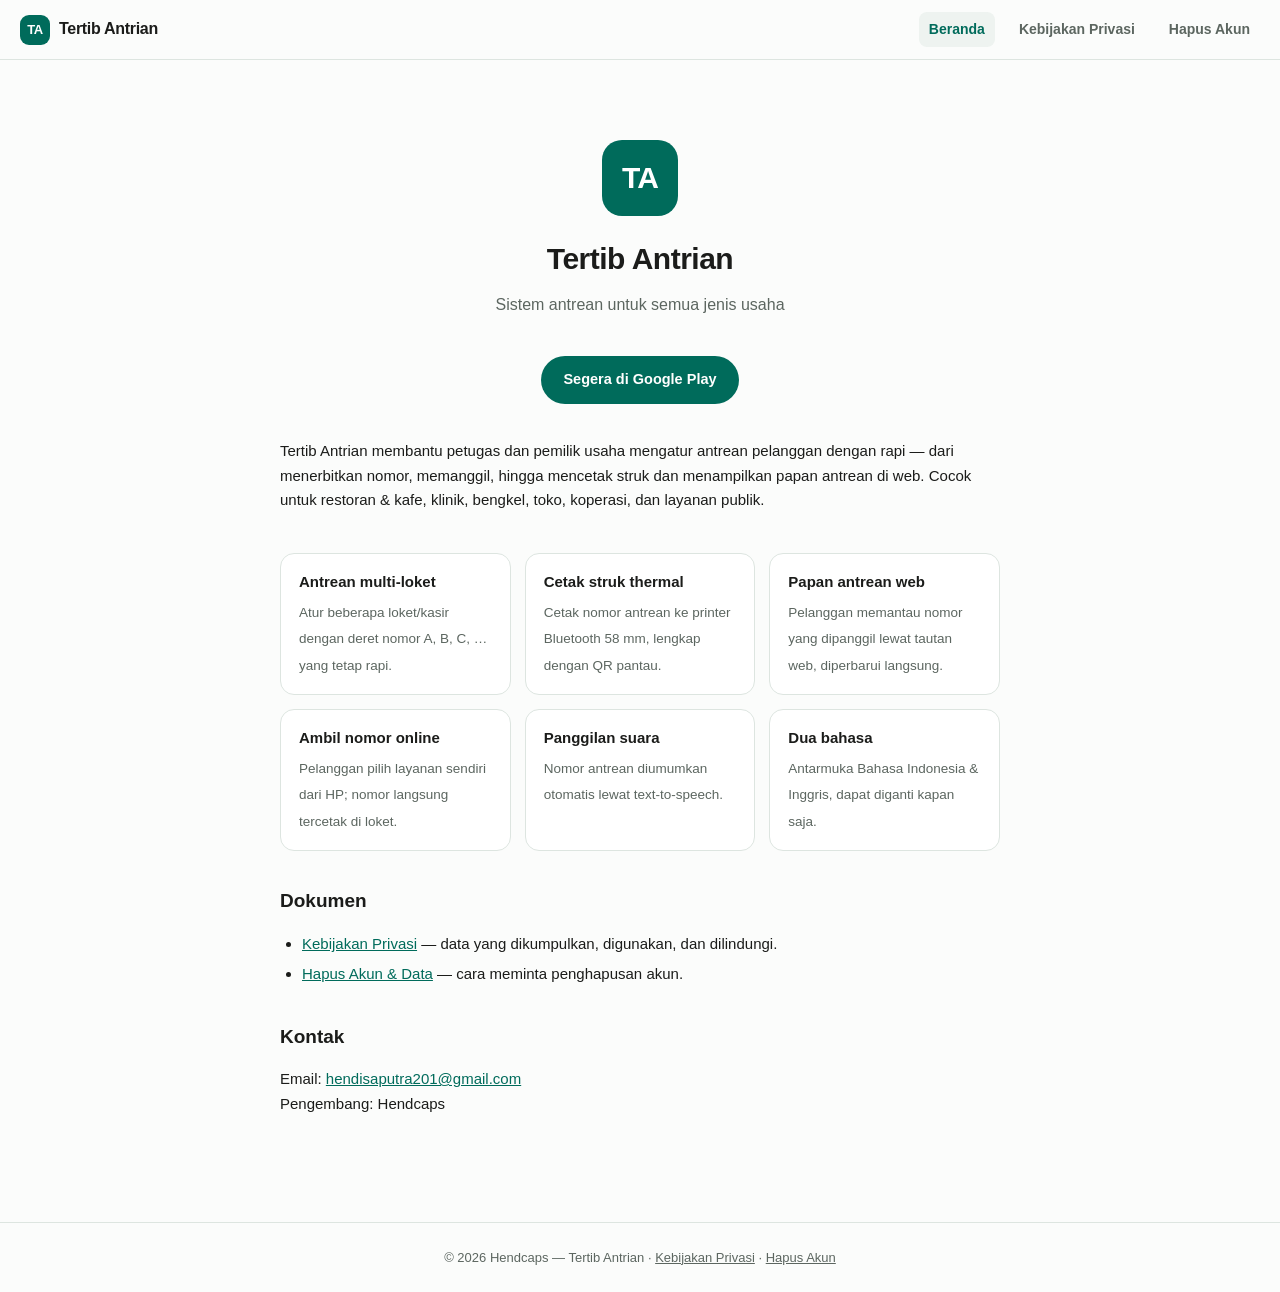
<file: index.html>
<!doctype html>
<html lang="id">
<head>
<meta charset="utf-8">
<meta name="viewport" content="width=device-width, initial-scale=1">
<title>Tertib Antrian — Sistem Antrean untuk Semua Jenis Usaha</title>
<meta name="description" content="Tertib Antrian: aplikasi kelola antrean multi-loket, cetak struk thermal 58mm, papan antrean web real-time, dan ambil nomor online.">
<link rel="stylesheet" href="style.css">
</head>
<body>

<nav class="nav">
  <a class="brand" href="./"><span class="logo">TA</span> Tertib Antrian</a>
  <a class="link active" href="./">Beranda</a>
  <a class="link" href="playstore/">Kebijakan Privasi</a>
  <a class="link" href="hapus-akun.html">Hapus Akun</a>
</nav>

<main>
  <section class="hero">
    <div class="logo-lg">TA</div>
    <h1>Tertib Antrian</h1>
    <p class="tag">Sistem antrean untuk semua jenis usaha</p>
    <a class="cta" href="#" aria-disabled="true">Segera di Google Play</a>
  </section>

  <p>Tertib Antrian membantu petugas dan pemilik usaha mengatur antrean pelanggan
  dengan rapi — dari menerbitkan nomor, memanggil, hingga mencetak struk dan
  menampilkan papan antrean di web. Cocok untuk restoran &amp; kafe, klinik, bengkel,
  toko, koperasi, dan layanan publik.</p>

  <div class="features">
    <div class="feature"><b>Antrean multi-loket</b><span>Atur beberapa loket/kasir dengan deret nomor A, B, C, … yang tetap rapi.</span></div>
    <div class="feature"><b>Cetak struk thermal</b><span>Cetak nomor antrean ke printer Bluetooth 58&nbsp;mm, lengkap dengan QR pantau.</span></div>
    <div class="feature"><b>Papan antrean web</b><span>Pelanggan memantau nomor yang dipanggil lewat tautan web, diperbarui langsung.</span></div>
    <div class="feature"><b>Ambil nomor online</b><span>Pelanggan pilih layanan sendiri dari HP; nomor langsung tercetak di loket.</span></div>
    <div class="feature"><b>Panggilan suara</b><span>Nomor antrean diumumkan otomatis lewat text-to-speech.</span></div>
    <div class="feature"><b>Dua bahasa</b><span>Antarmuka Bahasa Indonesia &amp; Inggris, dapat diganti kapan saja.</span></div>
  </div>

  <h2>Dokumen</h2>
  <ul>
    <li><a href="playstore/">Kebijakan Privasi</a> — data yang dikumpulkan, digunakan, dan dilindungi.</li>
    <li><a href="hapus-akun.html">Hapus Akun &amp; Data</a> — cara meminta penghapusan akun.</li>
  </ul>

  <h2>Kontak</h2>
  <p>Email: <a href="mailto:hendisaputra201@gmail.com">hendisaputra201@gmail.com</a><br>
  Pengembang: Hendcaps</p>
</main>

<footer>
  &copy; 2026 Hendcaps — Tertib Antrian &middot;
  <a href="playstore/">Kebijakan Privasi</a> &middot;
  <a href="hapus-akun.html">Hapus Akun</a>
</footer>

</body>
</html>
</file>
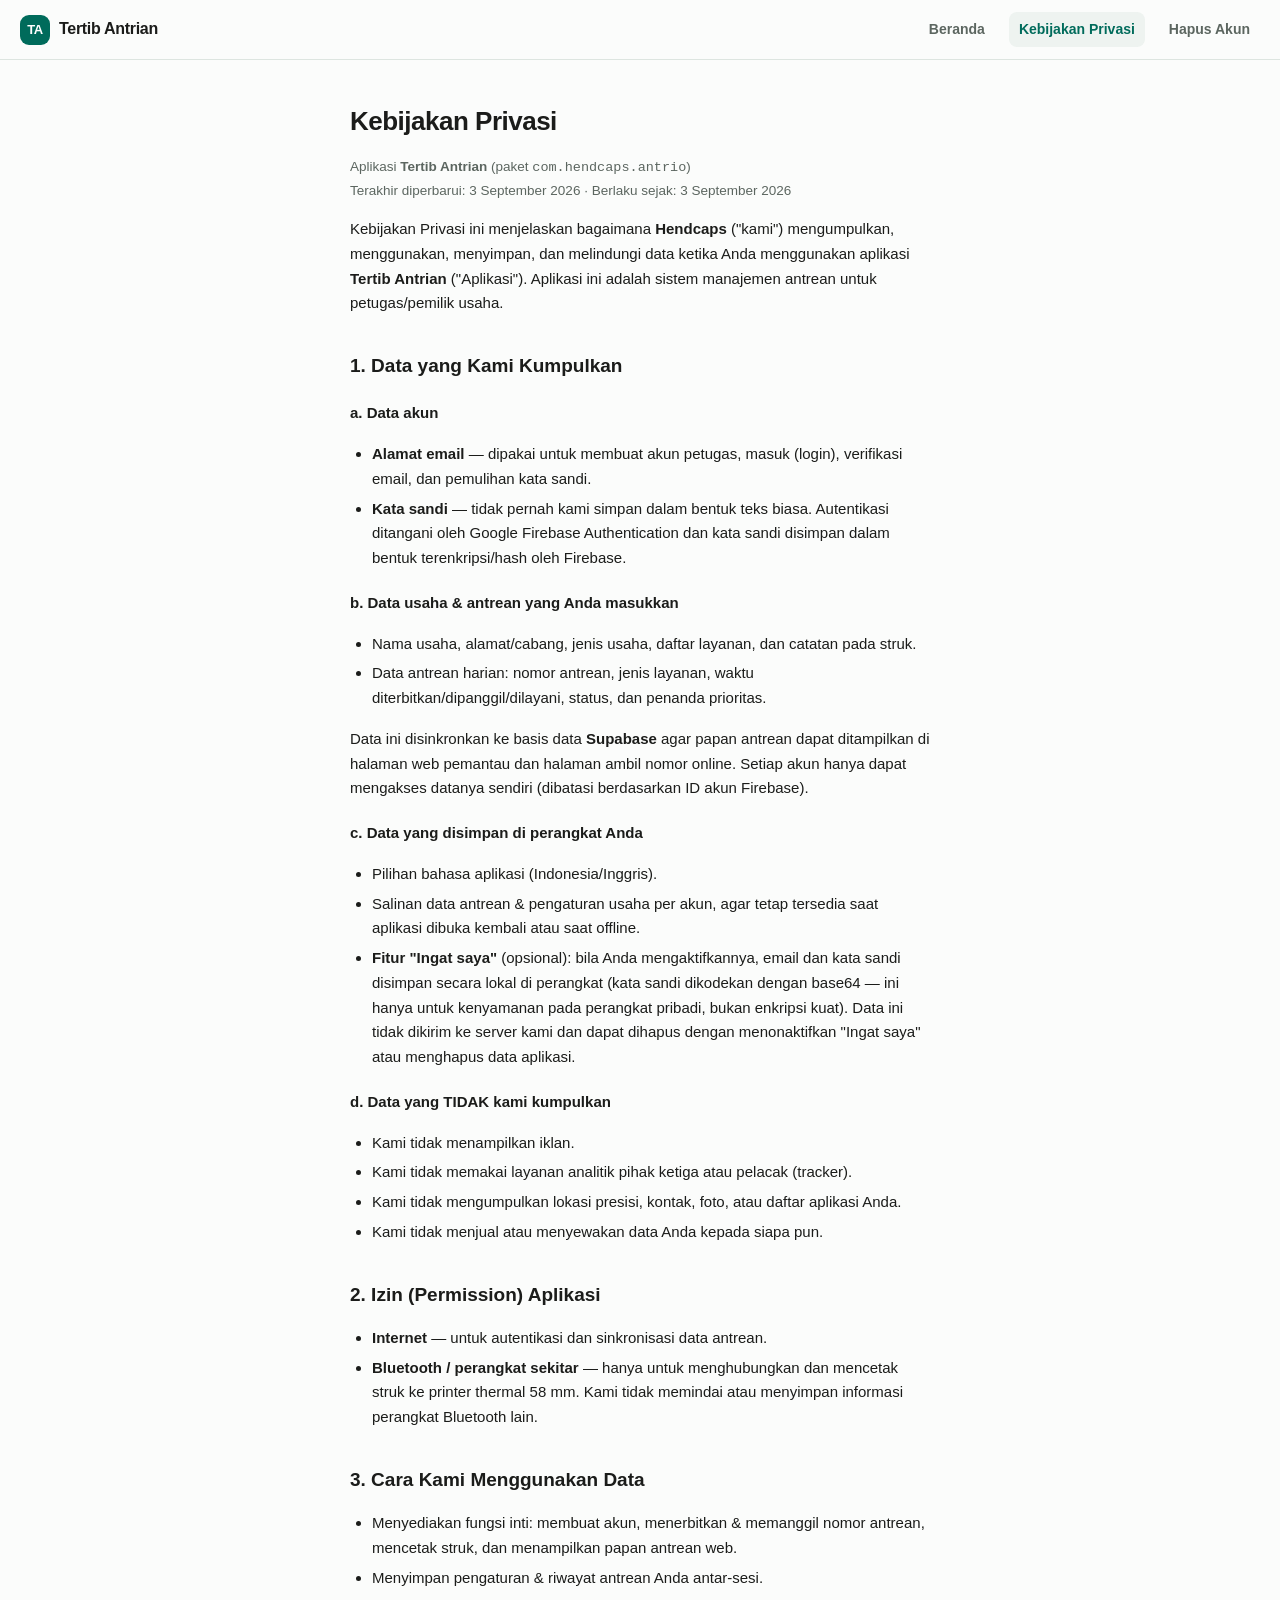
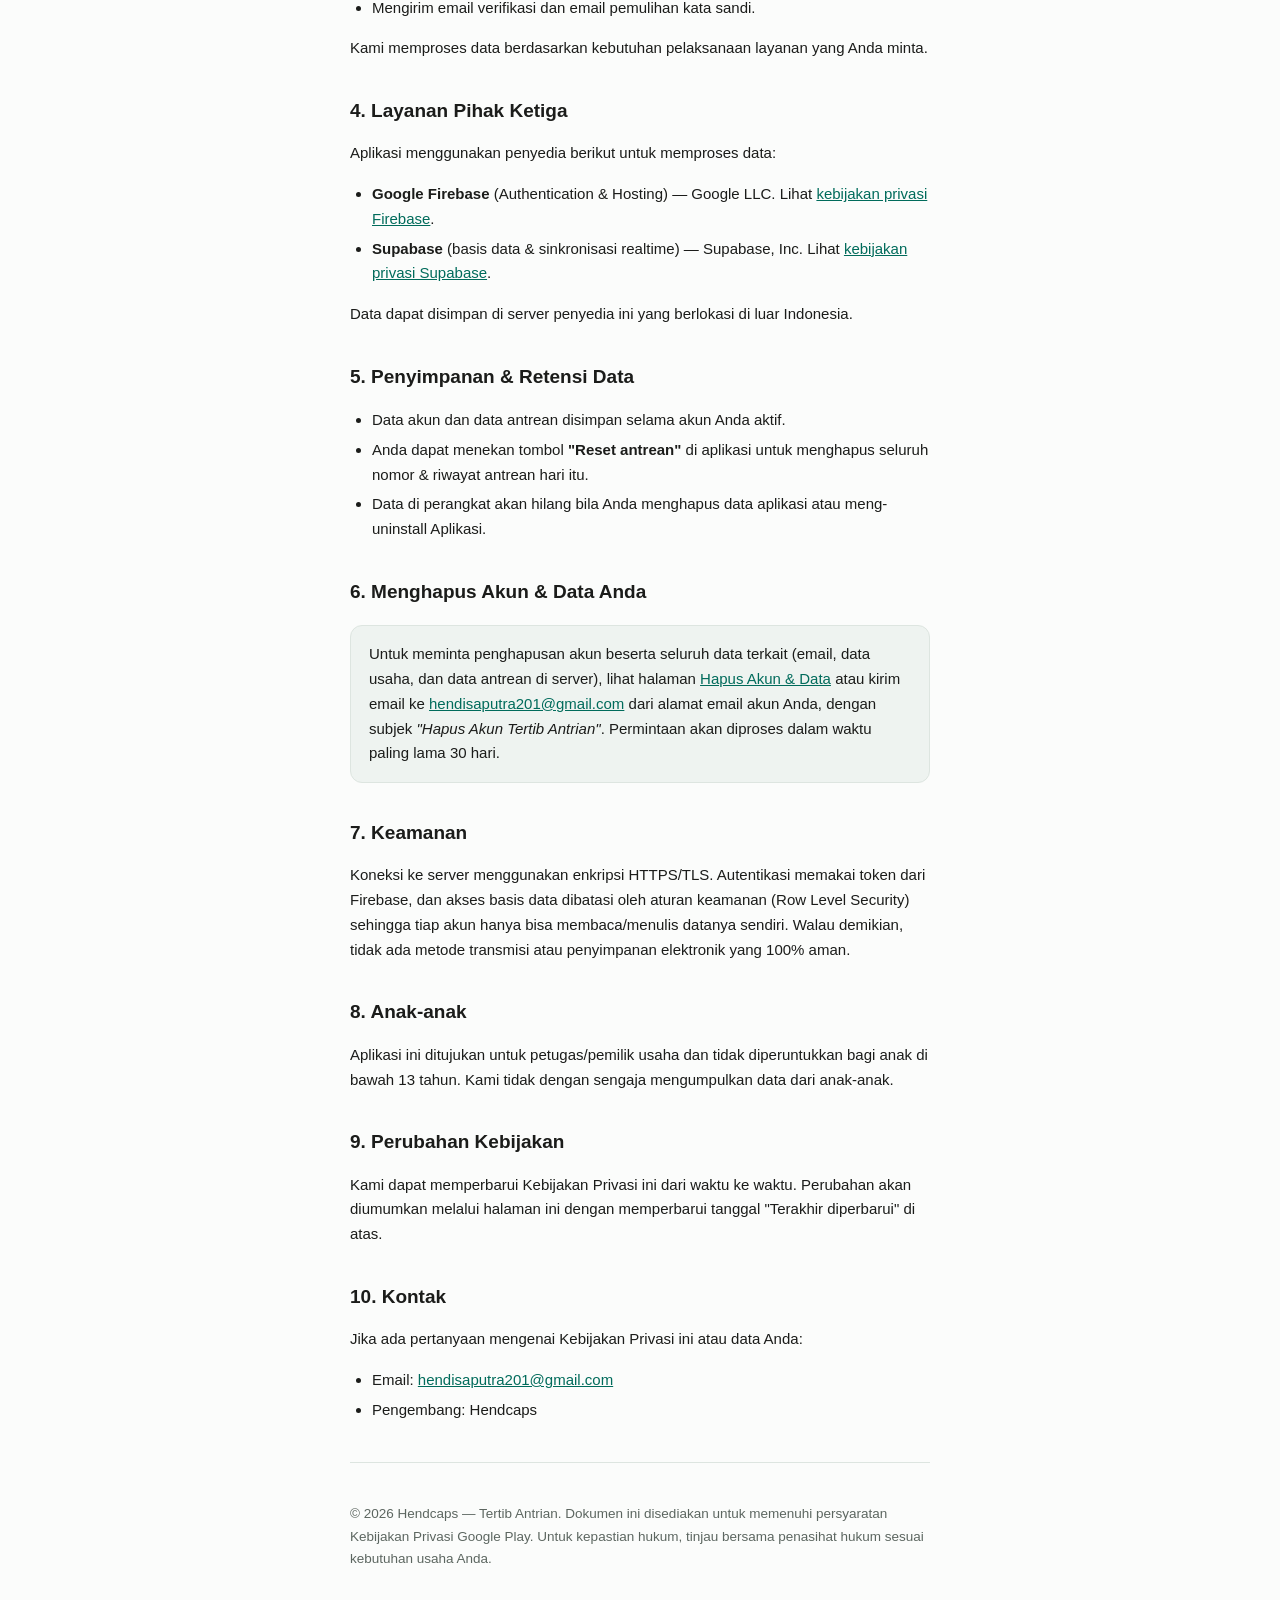
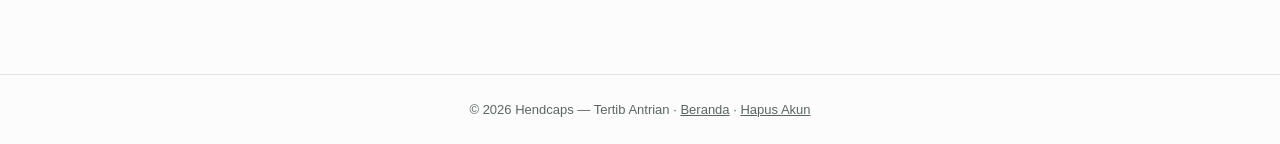
<file: playstore/index.html>
<!doctype html>
<html lang="id">
<head>
<meta charset="utf-8">
<meta name="viewport" content="width=device-width, initial-scale=1">
<title>Kebijakan Privasi — Tertib Antrian</title>
<link rel="stylesheet" href="../style.css">
</head>
<body>

<nav class="nav">
  <a class="brand" href="../"><span class="logo">TA</span> Tertib Antrian</a>
  <a class="link" href="../">Beranda</a>
  <a class="link active" href="./">Kebijakan Privasi</a>
  <a class="link" href="../hapus-akun.html">Hapus Akun</a>
</nav>

<main class="narrow">

<h1>Kebijakan Privasi</h1>
<p class="muted">Aplikasi <strong>Tertib Antrian</strong> (paket <code>com.hendcaps.antrio</code>)<br>
Terakhir diperbarui: 3 September 2026 &middot; Berlaku sejak: 3 September 2026</p>

<p>Kebijakan Privasi ini menjelaskan bagaimana <strong>Hendcaps</strong> ("kami")
mengumpulkan, menggunakan, menyimpan, dan melindungi data ketika Anda menggunakan
aplikasi <strong>Tertib Antrian</strong> ("Aplikasi"). Aplikasi ini adalah sistem
manajemen antrean untuk petugas/pemilik usaha.</p>

<h2>1. Data yang Kami Kumpulkan</h2>

<h3>a. Data akun</h3>
<ul>
  <li><strong>Alamat email</strong> — dipakai untuk membuat akun petugas, masuk (login),
      verifikasi email, dan pemulihan kata sandi.</li>
  <li><strong>Kata sandi</strong> — tidak pernah kami simpan dalam bentuk teks biasa.
      Autentikasi ditangani oleh Google Firebase Authentication dan kata sandi
      disimpan dalam bentuk terenkripsi/hash oleh Firebase.</li>
</ul>

<h3>b. Data usaha &amp; antrean yang Anda masukkan</h3>
<ul>
  <li>Nama usaha, alamat/cabang, jenis usaha, daftar layanan, dan catatan pada struk.</li>
  <li>Data antrean harian: nomor antrean, jenis layanan, waktu diterbitkan/dipanggil/dilayani,
      status, dan penanda prioritas.</li>
</ul>
<p>Data ini disinkronkan ke basis data <strong>Supabase</strong> agar papan antrean
dapat ditampilkan di halaman web pemantau dan halaman ambil nomor online. Setiap
akun hanya dapat mengakses datanya sendiri (dibatasi berdasarkan ID akun Firebase).</p>

<h3>c. Data yang disimpan di perangkat Anda</h3>
<ul>
  <li>Pilihan bahasa aplikasi (Indonesia/Inggris).</li>
  <li>Salinan data antrean &amp; pengaturan usaha per akun, agar tetap tersedia saat
      aplikasi dibuka kembali atau saat offline.</li>
  <li><strong>Fitur "Ingat saya"</strong> (opsional): bila Anda mengaktifkannya, email
      dan kata sandi disimpan secara lokal di perangkat (kata sandi dikodekan dengan
      base64 — ini hanya untuk kenyamanan pada perangkat pribadi, bukan enkripsi kuat).
      Data ini tidak dikirim ke server kami dan dapat dihapus dengan menonaktifkan
      "Ingat saya" atau menghapus data aplikasi.</li>
</ul>

<h3>d. Data yang TIDAK kami kumpulkan</h3>
<ul>
  <li>Kami tidak menampilkan iklan.</li>
  <li>Kami tidak memakai layanan analitik pihak ketiga atau pelacak (tracker).</li>
  <li>Kami tidak mengumpulkan lokasi presisi, kontak, foto, atau daftar aplikasi Anda.</li>
  <li>Kami tidak menjual atau menyewakan data Anda kepada siapa pun.</li>
</ul>

<h2>2. Izin (Permission) Aplikasi</h2>
<ul>
  <li><strong>Internet</strong> — untuk autentikasi dan sinkronisasi data antrean.</li>
  <li><strong>Bluetooth / perangkat sekitar</strong> — hanya untuk menghubungkan dan
      mencetak struk ke printer thermal 58&nbsp;mm. Kami tidak memindai atau menyimpan
      informasi perangkat Bluetooth lain.</li>
</ul>

<h2>3. Cara Kami Menggunakan Data</h2>
<ul>
  <li>Menyediakan fungsi inti: membuat akun, menerbitkan &amp; memanggil nomor antrean,
      mencetak struk, dan menampilkan papan antrean web.</li>
  <li>Menyimpan pengaturan &amp; riwayat antrean Anda antar-sesi.</li>
  <li>Mengirim email verifikasi dan email pemulihan kata sandi.</li>
</ul>
<p>Kami memproses data berdasarkan kebutuhan pelaksanaan layanan yang Anda minta.</p>

<h2>4. Layanan Pihak Ketiga</h2>
<p>Aplikasi menggunakan penyedia berikut untuk memproses data:</p>
<ul>
  <li><strong>Google Firebase</strong> (Authentication &amp; Hosting) — Google LLC.
      Lihat <a href="https://firebase.google.com/support/privacy" target="_blank" rel="noopener">kebijakan privasi Firebase</a>.</li>
  <li><strong>Supabase</strong> (basis data &amp; sinkronisasi realtime) — Supabase, Inc.
      Lihat <a href="https://supabase.com/privacy" target="_blank" rel="noopener">kebijakan privasi Supabase</a>.</li>
</ul>
<p>Data dapat disimpan di server penyedia ini yang berlokasi di luar Indonesia.</p>

<h2>5. Penyimpanan &amp; Retensi Data</h2>
<ul>
  <li>Data akun dan data antrean disimpan selama akun Anda aktif.</li>
  <li>Anda dapat menekan tombol <strong>"Reset antrean"</strong> di aplikasi untuk
      menghapus seluruh nomor &amp; riwayat antrean hari itu.</li>
  <li>Data di perangkat akan hilang bila Anda menghapus data aplikasi atau
      meng-uninstall Aplikasi.</li>
</ul>

<h2>6. Menghapus Akun &amp; Data Anda</h2>
<div class="box">
  <p style="margin:0">Untuk meminta penghapusan akun beserta seluruh data terkait
  (email, data usaha, dan data antrean di server), lihat halaman
  <a href="../hapus-akun.html">Hapus Akun &amp; Data</a> atau kirim email ke
  <a href="mailto:hendisaputra201@gmail.com">hendisaputra201@gmail.com</a>
  dari alamat email akun Anda, dengan subjek <em>"Hapus Akun Tertib Antrian"</em>.
  Permintaan akan diproses dalam waktu paling lama 30 hari.</p>
</div>

<h2>7. Keamanan</h2>
<p>Koneksi ke server menggunakan enkripsi HTTPS/TLS. Autentikasi memakai token dari
Firebase, dan akses basis data dibatasi oleh aturan keamanan (Row Level Security)
sehingga tiap akun hanya bisa membaca/menulis datanya sendiri. Walau demikian, tidak
ada metode transmisi atau penyimpanan elektronik yang 100% aman.</p>

<h2>8. Anak-anak</h2>
<p>Aplikasi ini ditujukan untuk petugas/pemilik usaha dan tidak diperuntukkan bagi
anak di bawah 13 tahun. Kami tidak dengan sengaja mengumpulkan data dari anak-anak.</p>

<h2>9. Perubahan Kebijakan</h2>
<p>Kami dapat memperbarui Kebijakan Privasi ini dari waktu ke waktu. Perubahan akan
diumumkan melalui halaman ini dengan memperbarui tanggal "Terakhir diperbarui" di atas.</p>

<h2>10. Kontak</h2>
<p>Jika ada pertanyaan mengenai Kebijakan Privasi ini atau data Anda:</p>
<ul>
  <li>Email: <a href="mailto:hendisaputra201@gmail.com">hendisaputra201@gmail.com</a></li>
  <li>Pengembang: Hendcaps</li>
</ul>

<hr>
<p class="muted">&copy; 2026 Hendcaps — Tertib Antrian. Dokumen ini disediakan untuk
memenuhi persyaratan Kebijakan Privasi Google Play. Untuk kepastian hukum, tinjau
bersama penasihat hukum sesuai kebutuhan usaha Anda.</p>

</main>

<footer>
  &copy; 2026 Hendcaps — Tertib Antrian &middot;
  <a href="../">Beranda</a> &middot;
  <a href="../hapus-akun.html">Hapus Akun</a>
</footer>

</body>
</html>
</file>
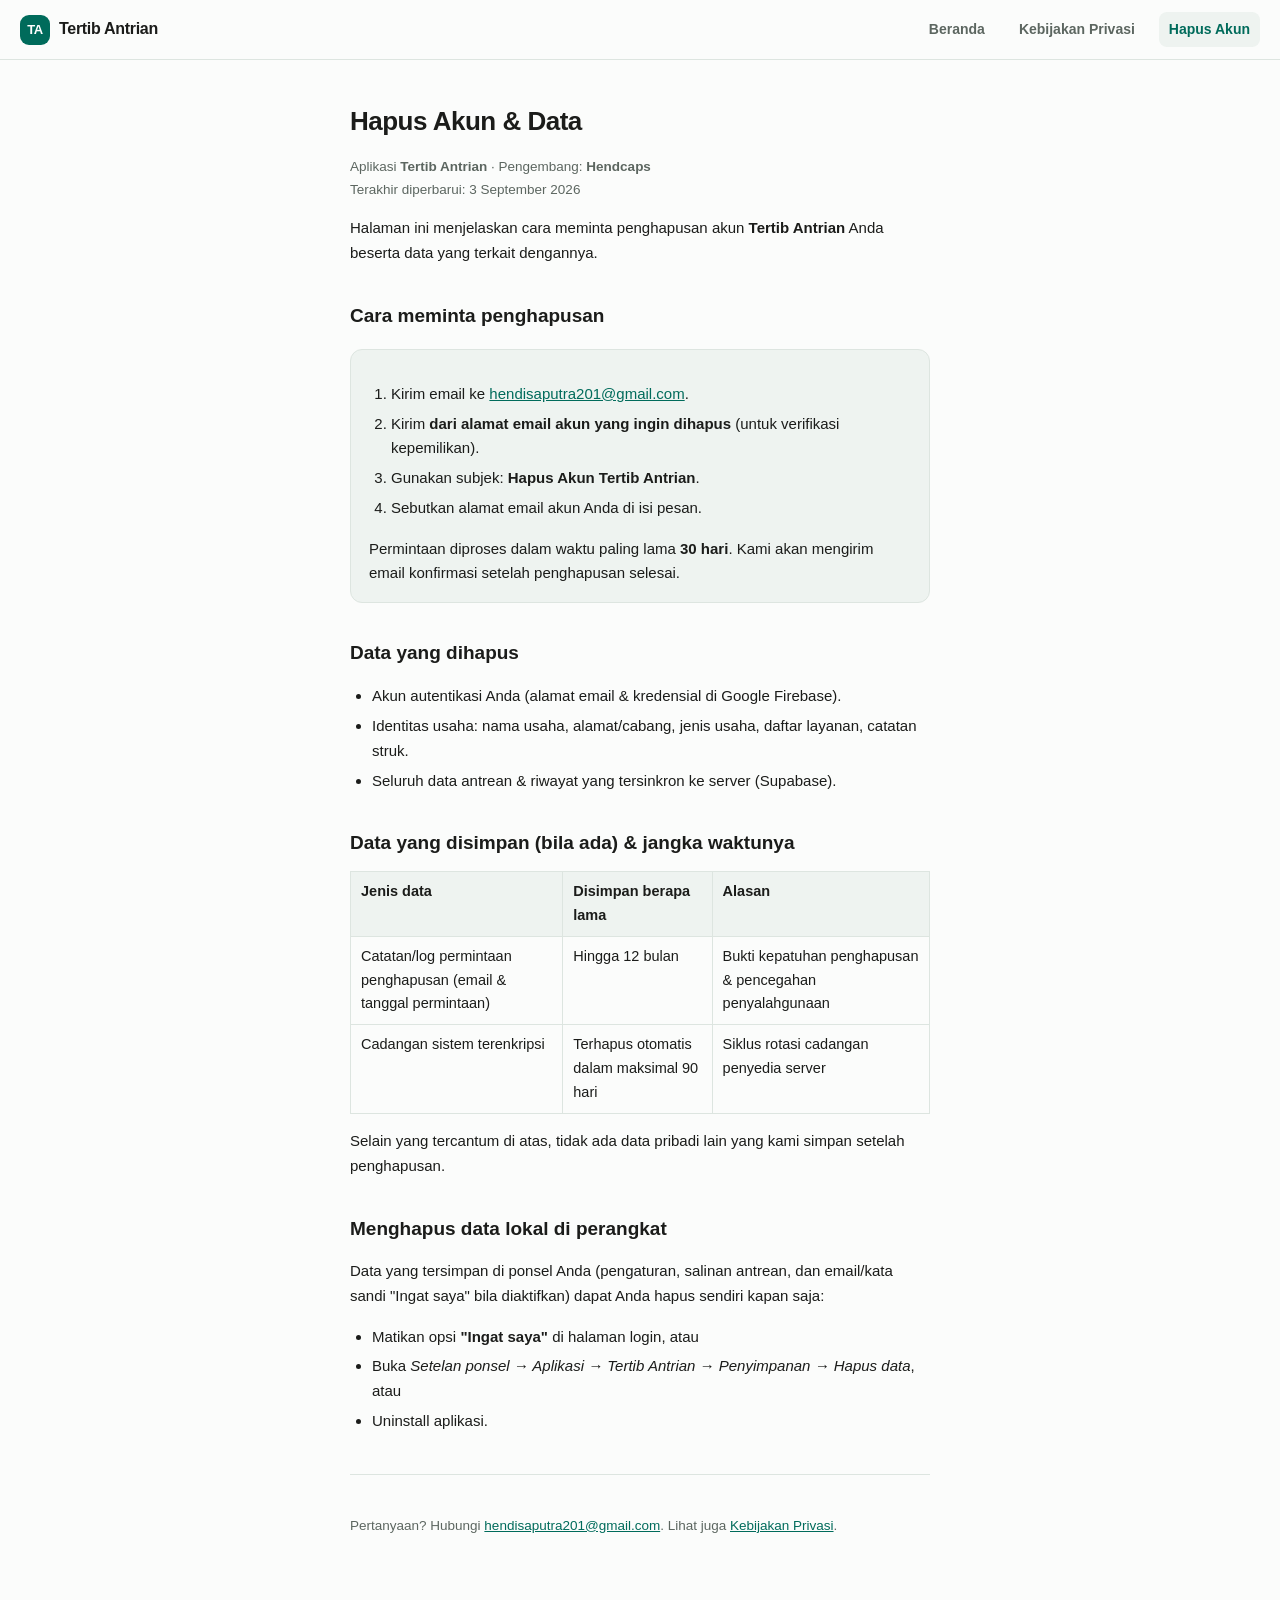
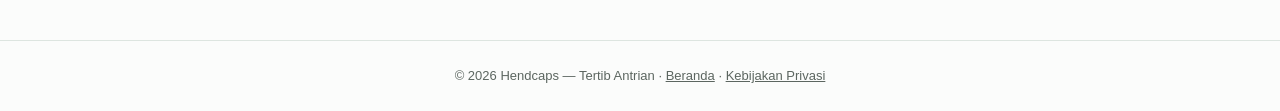
<file: hapus-akun.html>
<!doctype html>
<html lang="id">
<head>
<meta charset="utf-8">
<meta name="viewport" content="width=device-width, initial-scale=1">
<title>Hapus Akun &amp; Data — Tertib Antrian</title>
<link rel="stylesheet" href="style.css">
</head>
<body>

<nav class="nav">
  <a class="brand" href="./"><span class="logo">TA</span> Tertib Antrian</a>
  <a class="link" href="./">Beranda</a>
  <a class="link" href="playstore/">Kebijakan Privasi</a>
  <a class="link active" href="hapus-akun.html">Hapus Akun</a>
</nav>

<main class="narrow">

<h1>Hapus Akun &amp; Data</h1>
<p class="muted">Aplikasi <strong>Tertib Antrian</strong> &middot; Pengembang: <strong>Hendcaps</strong><br>
Terakhir diperbarui: 3 September 2026</p>

<p>Halaman ini menjelaskan cara meminta penghapusan akun <strong>Tertib Antrian</strong>
Anda beserta data yang terkait dengannya.</p>

<h2>Cara meminta penghapusan</h2>
<div class="box">
  <ol>
    <li>Kirim email ke <a href="mailto:hendisaputra201@gmail.com?subject=Hapus%20Akun%20Tertib%20Antrian">hendisaputra201@gmail.com</a>.</li>
    <li>Kirim <strong>dari alamat email akun yang ingin dihapus</strong> (untuk verifikasi kepemilikan).</li>
    <li>Gunakan subjek: <strong>Hapus Akun Tertib Antrian</strong>.</li>
    <li>Sebutkan alamat email akun Anda di isi pesan.</li>
  </ol>
  <p style="margin:0">Permintaan diproses dalam waktu paling lama <strong>30 hari</strong>.
  Kami akan mengirim email konfirmasi setelah penghapusan selesai.</p>
</div>

<h2>Data yang dihapus</h2>
<ul>
  <li>Akun autentikasi Anda (alamat email &amp; kredensial di Google Firebase).</li>
  <li>Identitas usaha: nama usaha, alamat/cabang, jenis usaha, daftar layanan, catatan struk.</li>
  <li>Seluruh data antrean &amp; riwayat yang tersinkron ke server (Supabase).</li>
</ul>

<h2>Data yang disimpan (bila ada) &amp; jangka waktunya</h2>
<table>
  <tr><th>Jenis data</th><th>Disimpan berapa lama</th><th>Alasan</th></tr>
  <tr>
    <td>Catatan/log permintaan penghapusan (email &amp; tanggal permintaan)</td>
    <td>Hingga 12 bulan</td>
    <td>Bukti kepatuhan penghapusan &amp; pencegahan penyalahgunaan</td>
  </tr>
  <tr>
    <td>Cadangan sistem terenkripsi</td>
    <td>Terhapus otomatis dalam maksimal 90 hari</td>
    <td>Siklus rotasi cadangan penyedia server</td>
  </tr>
</table>
<p>Selain yang tercantum di atas, tidak ada data pribadi lain yang kami simpan setelah
penghapusan.</p>

<h2>Menghapus data lokal di perangkat</h2>
<p>Data yang tersimpan di ponsel Anda (pengaturan, salinan antrean, dan email/kata sandi
"Ingat saya" bila diaktifkan) dapat Anda hapus sendiri kapan saja:</p>
<ul>
  <li>Matikan opsi <strong>"Ingat saya"</strong> di halaman login, atau</li>
  <li>Buka <em>Setelan ponsel → Aplikasi → Tertib Antrian → Penyimpanan → Hapus data</em>, atau</li>
  <li>Uninstall aplikasi.</li>
</ul>

<hr>
<p class="muted">Pertanyaan? Hubungi <a href="mailto:hendisaputra201@gmail.com">hendisaputra201@gmail.com</a>.
Lihat juga <a href="playstore/">Kebijakan Privasi</a>.</p>

</main>

<footer>
  &copy; 2026 Hendcaps — Tertib Antrian &middot;
  <a href="./">Beranda</a> &middot;
  <a href="playstore/">Kebijakan Privasi</a>
</footer>

</body>
</html>
</file>
<file: style.css>
/* Tertib Antrian — situs web (Home, Kebijakan Privasi, Hapus Akun) */
:root {
  color-scheme: light dark;
  --bg: #fbfcfb;
  --surface: #ffffff;
  --text: #1b1c1a;
  --muted: #5c6660;
  --primary: #006b5b;
  --primary-ink: #ffffff;
  --border: #dde5e0;
  --box: #eef3f0;
}
@media (prefers-color-scheme: dark) {
  :root {
    --bg: #14171a;
    --surface: #1e2529;
    --text: #e6e9e6;
    --muted: #9aa39d;
    --primary: #62d3bd;
    --primary-ink: #06251f;
    --border: #2b333a;
    --box: #1e2529;
  }
}

* { box-sizing: border-box; }
body {
  font-family: -apple-system, BlinkMacSystemFont, "Segoe UI", Roboto, sans-serif;
  line-height: 1.65; margin: 0; background: var(--bg); color: var(--text);
  -webkit-font-smoothing: antialiased;
}
a { color: var(--primary); }

/* ---- Panel navigasi ---- */
.nav {
  position: sticky; top: 0; z-index: 10;
  display: flex; align-items: center; gap: 14px;
  padding: 12px 20px;
  background: color-mix(in srgb, var(--bg) 88%, transparent);
  backdrop-filter: blur(8px);
  border-bottom: 1px solid var(--border);
}
.nav .brand {
  display: flex; align-items: center; gap: 9px;
  font-weight: 800; letter-spacing: -0.3px; text-decoration: none; color: var(--text);
  margin-right: auto;
}
.nav .logo {
  width: 30px; height: 30px; border-radius: 9px;
  background: var(--primary); color: var(--primary-ink);
  display: flex; align-items: center; justify-content: center;
  font-weight: 800; font-size: 13px; letter-spacing: -0.5px;
}
.nav a.link {
  text-decoration: none; color: var(--muted); font-size: 14px; font-weight: 600;
  padding: 6px 10px; border-radius: 8px;
}
.nav a.link:hover { color: var(--text); background: var(--box); }
.nav a.link.active { color: var(--primary); background: var(--box); }

/* ---- Isi ---- */
main { max-width: 760px; margin: 0 auto; padding: 40px 20px 90px; }
main.narrow { max-width: 620px; }

h1 { font-size: 26px; margin: 0 0 6px; letter-spacing: -0.5px; }
h2 { font-size: 19px; margin: 34px 0 8px; }
h3 { font-size: 15px; margin: 20px 0 6px; }
p, li { font-size: 15px; }
ul, ol { padding-left: 22px; }
li { margin: 5px 0; }
.muted { color: var(--muted); font-size: 13.5px; }

.box {
  background: var(--box); border: 1px solid var(--border); border-radius: 12px;
  padding: 16px 18px; margin: 18px 0;
}
table { border-collapse: collapse; width: 100%; margin: 12px 0; font-size: 14.5px; }
th, td { border: 1px solid var(--border); padding: 8px 10px; text-align: left; vertical-align: top; }
th { background: var(--box); }
hr { border: none; border-top: 1px solid var(--border); margin: 40px 0; }

/* ---- Beranda ---- */
.hero { text-align: center; padding: 40px 0 20px; }
.hero .logo-lg {
  width: 76px; height: 76px; border-radius: 20px; margin: 0 auto 18px;
  background: var(--primary); color: var(--primary-ink);
  display: flex; align-items: center; justify-content: center;
  font-weight: 800; font-size: 30px; letter-spacing: -1px;
}
.hero h1 { font-size: 30px; }
.hero p.tag { color: var(--muted); font-size: 16px; margin-top: 8px; }
.cta {
  display: inline-block; margin-top: 22px; padding: 12px 22px;
  background: var(--primary); color: var(--primary-ink);
  border-radius: 999px; text-decoration: none; font-weight: 700; font-size: 14.5px;
}
.cta.ghost { background: transparent; color: var(--primary); border: 1px solid var(--primary); }

.features { display: grid; grid-template-columns: repeat(auto-fit, minmax(220px, 1fr)); gap: 14px; margin-top: 40px; }
.feature {
  background: var(--surface); border: 1px solid var(--border); border-radius: 14px; padding: 16px 18px;
}
.feature b { display: block; font-size: 15px; margin-bottom: 4px; }
.feature span { color: var(--muted); font-size: 13.5px; }

footer {
  border-top: 1px solid var(--border); padding: 24px 20px; text-align: center;
  color: var(--muted); font-size: 13px;
}
footer a { color: var(--muted); }
</file>
